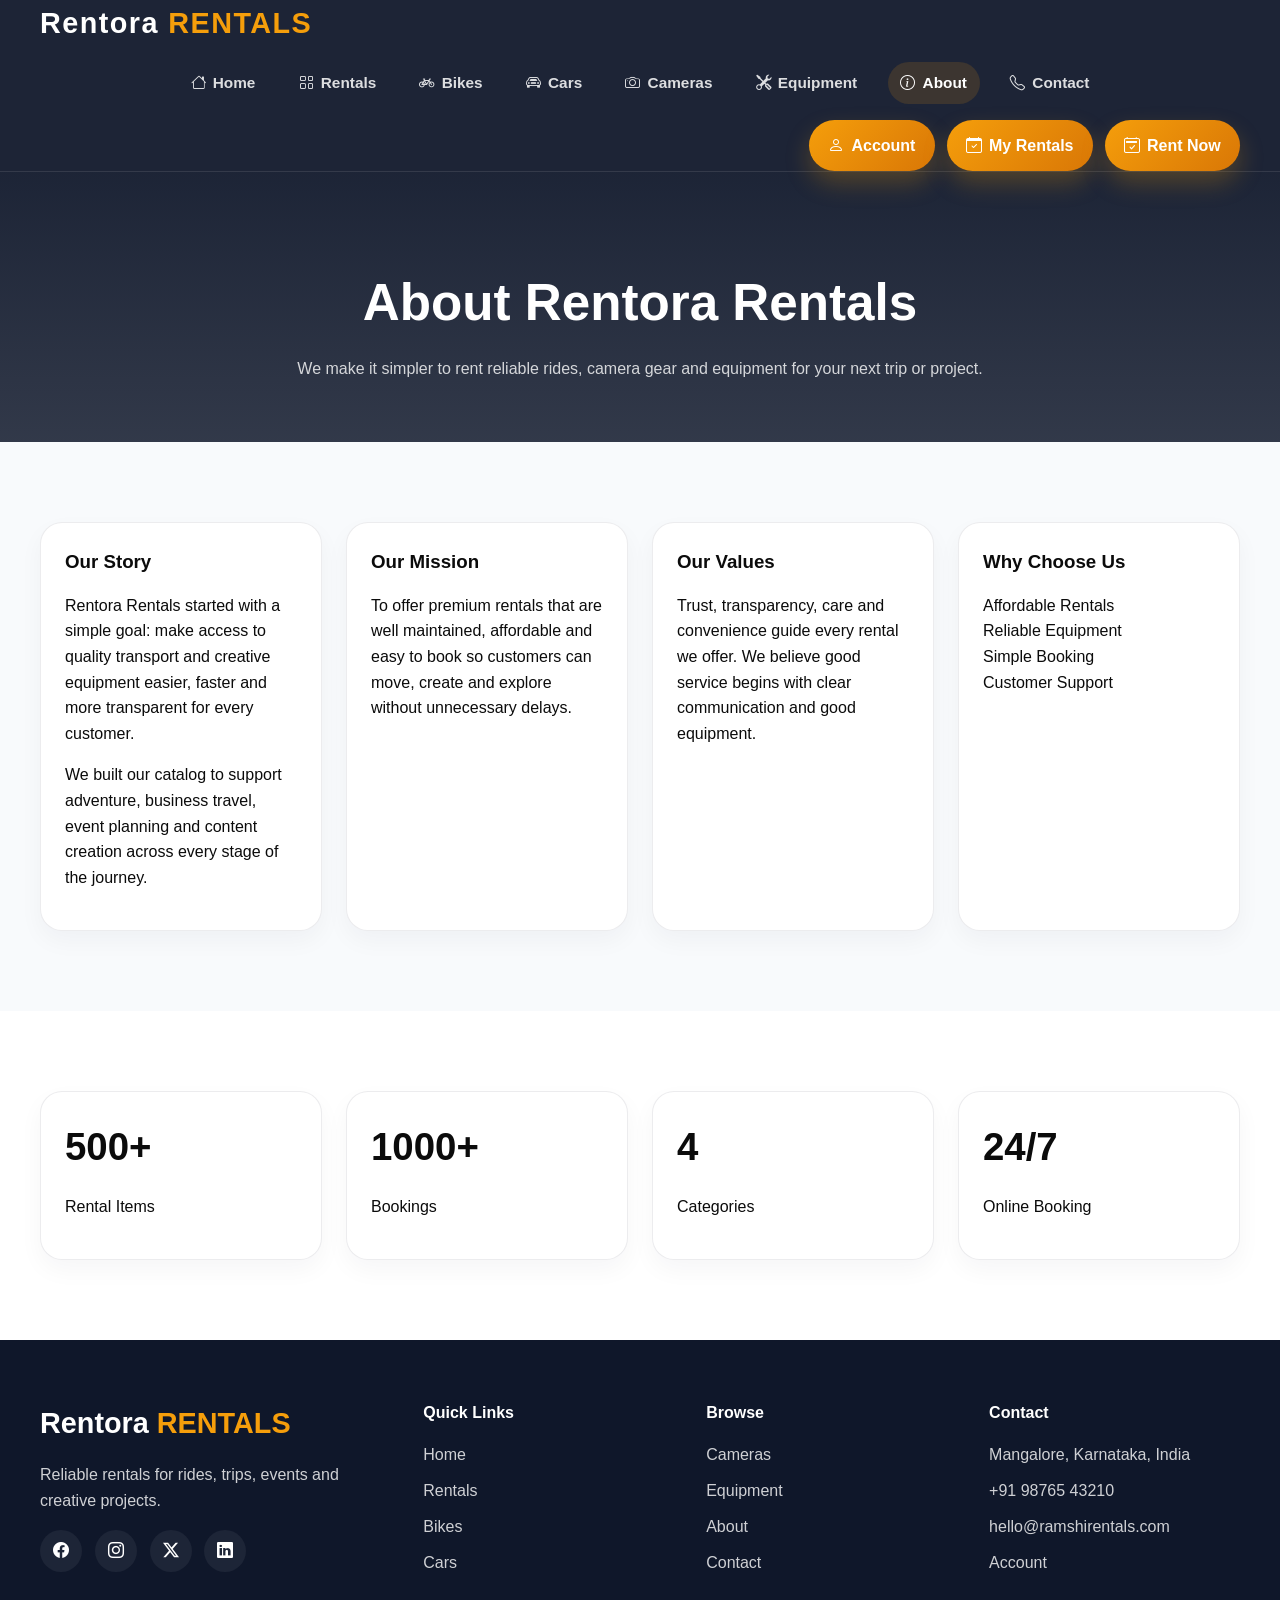
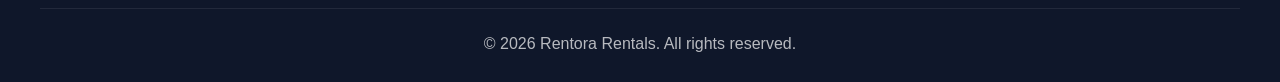
<file: about.html>
<!DOCTYPE html>
<html lang="en">
  <head>
    <meta charset="UTF-8" />
    <meta name="viewport" content="width=device-width, initial-scale=1.0" />
    <title>About | Rentora Rentals</title>
    <link rel="stylesheet" href="https://cdn.jsdelivr.net/npm/bootstrap-icons@1.11.3/font/bootstrap-icons.min.css" />
    <link rel="stylesheet" href="css/style.css" />
    <script src="js/script.js" defer></script>
  </head>
  <body>
    <header class="site-header">
      <div class="container navbar">
        <a href="index.html" class="brand">Rentora <span>RENTALS</span></a>
        <button class="nav-toggle" type="button" aria-label="Open menu"><i class="bi bi-list"></i></button>
        <nav class="nav-links" aria-label="Main navigation">
          <a href="index.html"><i class="bi bi-house"></i>Home</a>
          <a href="rentals.html"><i class="bi bi-grid"></i>Rentals</a>
          <a href="bikes.html"><i class="bi bi-bicycle"></i>Bikes</a>
          <a href="cars.html"><i class="bi bi-car-front"></i>Cars</a>
          <a href="cameras.html"><i class="bi bi-camera"></i>Cameras</a>
          <a href="equipment.html"><i class="bi bi-tools"></i>Equipment</a>
          <a href="about.html" class="active"><i class="bi bi-info-circle"></i>About</a>
          <a href="contact.html"><i class="bi bi-telephone"></i>Contact</a>
        </nav>
        <div class="header-actions">
          <a href="account.html"><i class="bi bi-person"></i>Account</a>
          <a href="account.html"><i class="bi bi-calendar-check"></i>My Rentals</a>
          <a href="booking.html" class="primary-btn"><i class="bi bi-calendar2-check"></i>Rent Now</a>
        </div>
      </div>
    </header>

    <main>
      <section class="page-hero">
        <div class="container page-hero-inner">
          <h1>About Rentora Rentals</h1>
          <p>We make it simpler to rent reliable rides, camera gear and equipment for your next trip or project.</p>
        </div>
      </section>

      <section class="section">
        <div class="container about-grid">
          <div class="info-card">
            <h3>Our Story</h3>
            <p>Rentora Rentals started with a simple goal: make access to quality transport and creative equipment easier, faster and more transparent for every customer.</p>
            <p>We built our catalog to support adventure, business travel, event planning and content creation across every stage of the journey.</p>
          </div>
          <div class="info-card">
            <h3>Our Mission</h3>
            <p>To offer premium rentals that are well maintained, affordable and easy to book so customers can move, create and explore without unnecessary delays.</p>
          </div>
          <div class="info-card">
            <h3>Our Values</h3>
            <p>Trust, transparency, care and convenience guide every rental we offer. We believe good service begins with clear communication and good equipment.</p>
          </div>
          <div class="info-card">
            <h3>Why Choose Us</h3>
            <p>Affordable Rentals<br />Reliable Equipment<br />Simple Booking<br />Customer Support</p>
          </div>
        </div>
      </section>

      <section class="section" style="background: #fff;">
        <div class="container">
          <div class="stats-grid">
            <div class="feature-card">
              <strong style="font-size: 2.4rem; display: block;">500+</strong>
              <p>Rental Items</p>
            </div>
            <div class="feature-card">
              <strong style="font-size: 2.4rem; display: block;">1000+</strong>
              <p>Bookings</p>
            </div>
            <div class="feature-card">
              <strong style="font-size: 2.4rem; display: block;">4</strong>
              <p>Categories</p>
            </div>
            <div class="feature-card">
              <strong style="font-size: 2.4rem; display: block;">24/7</strong>
              <p>Online Booking</p>
            </div>
          </div>
        </div>
      </section>
    </main>

    <footer class="footer"><div class="container"><div class="footer-grid"><div><div class="footer-brand">Rentora <span>RENTALS</span></div><p>Reliable rentals for rides, trips, events and creative projects.</p><div class="social-links"><a href="#"><i class="bi bi-facebook"></i></a><a href="#"><i class="bi bi-instagram"></i></a><a href="#"><i class="bi bi-twitter-x"></i></a><a href="#"><i class="bi bi-linkedin"></i></a></div></div><div><h4>Quick Links</h4><ul><li><a href="index.html">Home</a></li><li><a href="rentals.html">Rentals</a></li><li><a href="bikes.html">Bikes</a></li><li><a href="cars.html">Cars</a></li></ul></div><div><h4>Browse</h4><ul><li><a href="cameras.html">Cameras</a></li><li><a href="equipment.html">Equipment</a></li><li><a href="about.html">About</a></li><li><a href="contact.html">Contact</a></li></ul></div><div><h4>Contact</h4><ul><li>Mangalore, Karnataka, India</li><li>+91 98765 43210</li><li>hello@ramshirentals.com</li><li><a href="account.html">Account</a></li></ul></div></div><div class="footer-bottom">© 2026 Rentora Rentals. All rights reserved.</div></div></footer>
  </body>
</html>
</file>
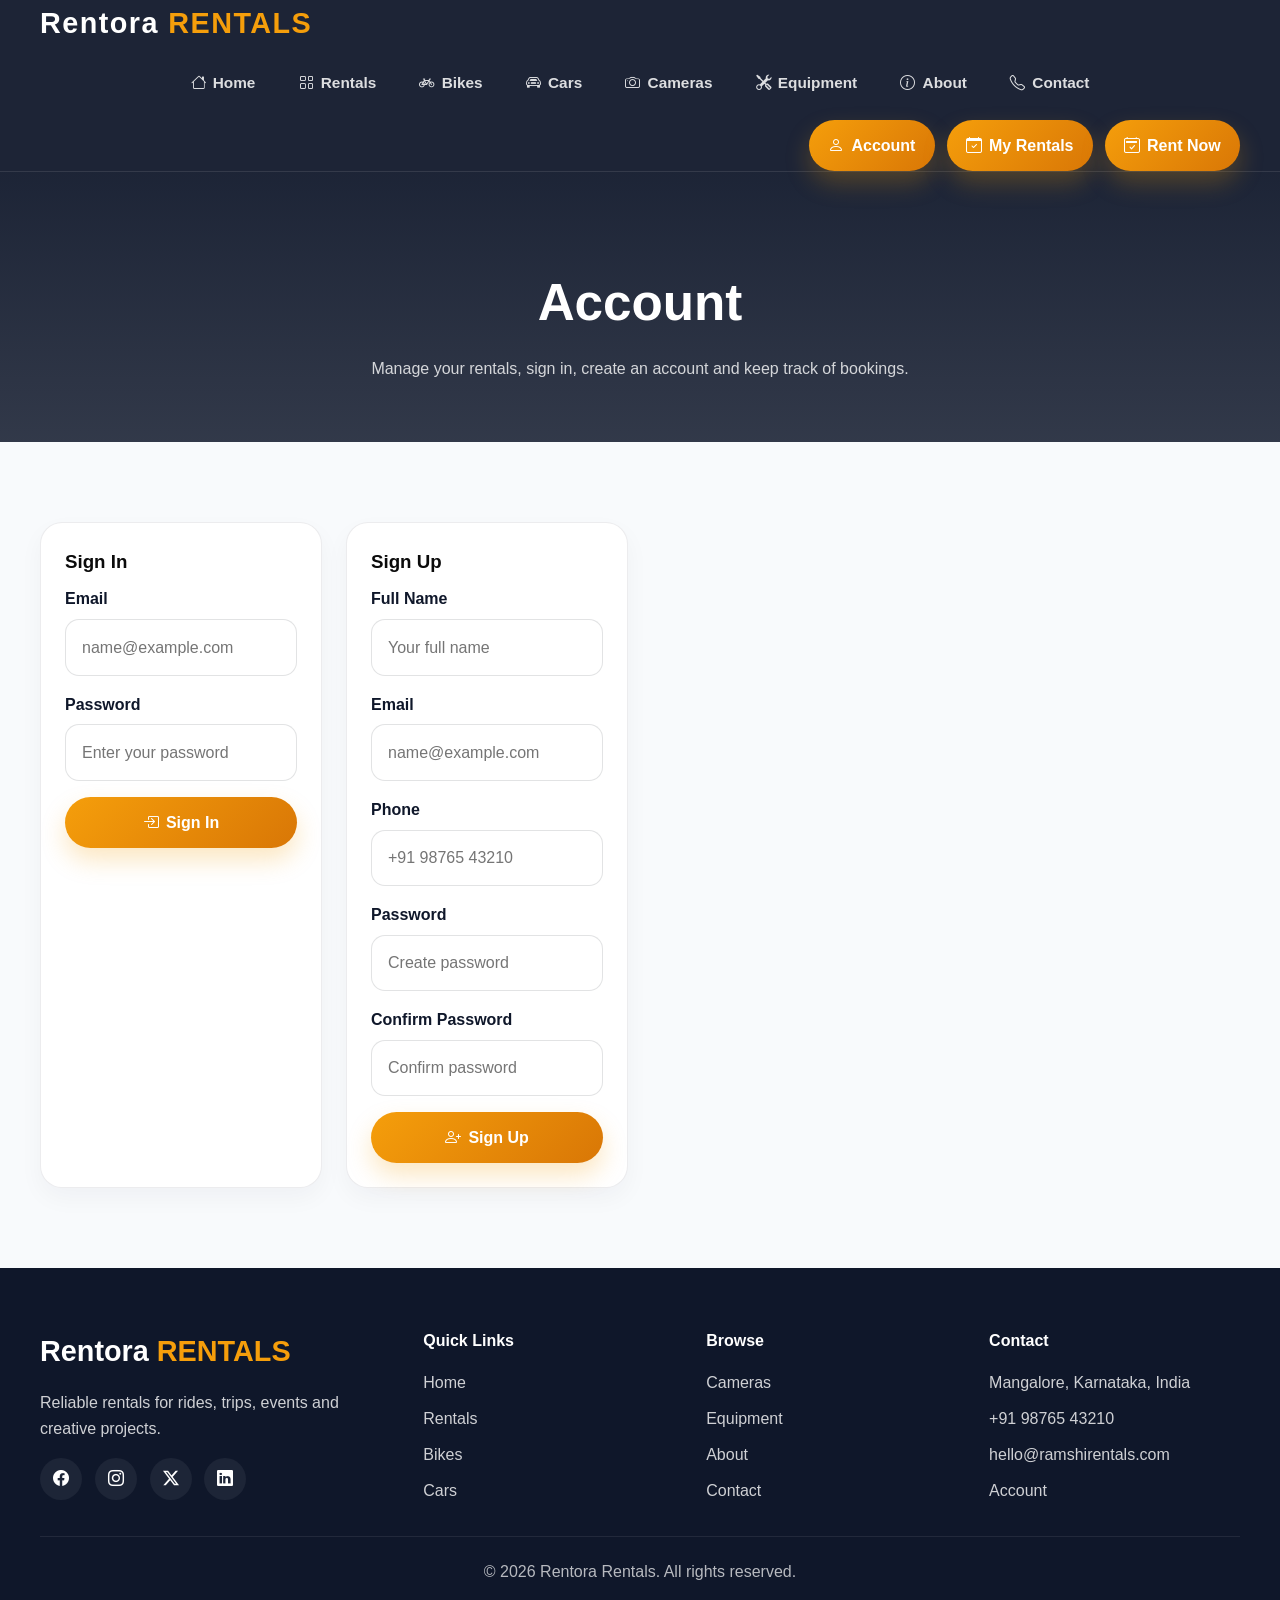
<file: account.html>
<!DOCTYPE html>
<html lang="en">
  <head>
    <meta charset="UTF-8" />
    <meta name="viewport" content="width=device-width, initial-scale=1.0" />
    <title>Account | Rentora Rentals</title>
    <link rel="stylesheet" href="https://cdn.jsdelivr.net/npm/bootstrap-icons@1.11.3/font/bootstrap-icons.min.css" />
    <link rel="stylesheet" href="css/style.css" />
    <script src="js/script.js" defer></script>
  </head>
  <body data-page="account">
    <header class="site-header">
      <div class="container navbar">
        <a href="index.html" class="brand">Rentora <span>RENTALS</span></a>
        <button class="nav-toggle" type="button" aria-label="Open menu"><i class="bi bi-list"></i></button>
        <nav class="nav-links" aria-label="Main navigation">
          <a href="index.html"><i class="bi bi-house"></i>Home</a>
          <a href="rentals.html"><i class="bi bi-grid"></i>Rentals</a>
          <a href="bikes.html"><i class="bi bi-bicycle"></i>Bikes</a>
          <a href="cars.html"><i class="bi bi-car-front"></i>Cars</a>
          <a href="cameras.html"><i class="bi bi-camera"></i>Cameras</a>
          <a href="equipment.html"><i class="bi bi-tools"></i>Equipment</a>
          <a href="about.html"><i class="bi bi-info-circle"></i>About</a>
          <a href="contact.html"><i class="bi bi-telephone"></i>Contact</a>
        </nav>
        <div class="header-actions">
          <a href="account.html"><i class="bi bi-person"></i>Account</a>
          <a href="account.html"><i class="bi bi-calendar-check"></i>My Rentals</a>
          <a href="booking.html" class="primary-btn"><i class="bi bi-calendar2-check"></i>Rent Now</a>
        </div>
      </div>
    </header>

    <main>
      <section class="page-hero">
        <div class="container page-hero-inner">
          <h1>Account</h1>
          <p>Manage your rentals, sign in, create an account and keep track of bookings.</p>
        </div>
      </section>

      <section class="section">
        <div class="container">
          <div class="account-grid">
            <div class="account-card">
              <h3>Sign In</h3>
              <form id="sign-in-form" class="auth-form">
                <div class="auth-form-group">
                  <label for="signin-email">Email</label>
                  <input id="signin-email" type="email" placeholder="name@example.com" />
                </div>
                <div class="auth-form-group">
                  <label for="signin-password">Password</label>
                  <input id="signin-password" type="password" placeholder="Enter your password" />
                </div>
                <button type="submit" class="submit-btn"><i class="bi bi-box-arrow-in-right"></i>Sign In</button>
              </form>
            </div>

            <div class="account-card">
              <h3>Sign Up</h3>
              <form id="sign-up-form" class="auth-form">
                <div class="auth-form-group">
                  <label for="signup-name">Full Name</label>
                  <input id="signup-name" type="text" placeholder="Your full name" />
                </div>
                <div class="auth-form-group">
                  <label for="signup-email">Email</label>
                  <input id="signup-email" type="email" placeholder="name@example.com" />
                </div>
                <div class="auth-form-group">
                  <label for="signup-phone">Phone</label>
                  <input id="signup-phone" type="tel" placeholder="+91 98765 43210" />
                </div>
                <div class="auth-form-group">
                  <label for="signup-password">Password</label>
                  <input id="signup-password" type="password" placeholder="Create password" />
                </div>
                <div class="auth-form-group">
                  <label for="signup-confirm">Confirm Password</label>
                  <input id="signup-confirm" type="password" placeholder="Confirm password" />
                </div>
                <button type="submit" class="submit-btn"><i class="bi bi-person-plus"></i>Sign Up</button>
              </form>
            </div>
          </div>

          <div id="account-message" class="account-message hidden"></div>

          <div id="user-panel" class="account-card hidden" style="margin-top: 2rem;">
            <h3 id="welcome-message">Welcome back</h3>
            <div class="account-actions" id="account-actions">
              <a href="account.html" class="primary-btn"><i class="bi bi-calendar-check"></i>My Rentals</a>
              <a href="booking.html" class="secondary-btn"><i class="bi bi-calendar2-check"></i>Book Now</a>
              <button type="button" id="sign-out" class="ghost-btn"><i class="bi bi-box-arrow-left"></i>Sign Out</button>
            </div>
          </div>

          <div id="account-section" class="account-card hidden" style="margin-top: 2rem;">
            <h3>My Rentals</h3>
            <div id="cart-items" class="cart-items"></div>
            <div id="cart-empty" class="empty-cart">
              <p>No rentals selected yet.</p>
              <a href="rentals.html" class="primary-btn"><i class="bi bi-grid"></i>Browse Rentals</a>
            </div>
            <div class="account-actions">
              <a href="rentals.html" class="secondary-btn"><i class="bi bi-grid"></i>Continue Browsing</a>
              <button type="button" id="clear-cart" class="ghost-btn"><i class="bi bi-trash"></i>Clear Rentals</button>
              <a href="booking.html" class="primary-btn"><i class="bi bi-check2-circle"></i>Proceed to Booking</a>
            </div>
          </div>
        </div>
      </section>
    </main>

    <footer class="footer"><div class="container"><div class="footer-grid"><div><div class="footer-brand">Rentora <span>RENTALS</span></div><p>Reliable rentals for rides, trips, events and creative projects.</p><div class="social-links"><a href="#"><i class="bi bi-facebook"></i></a><a href="#"><i class="bi bi-instagram"></i></a><a href="#"><i class="bi bi-twitter-x"></i></a><a href="#"><i class="bi bi-linkedin"></i></a></div></div><div><h4>Quick Links</h4><ul><li><a href="index.html">Home</a></li><li><a href="rentals.html">Rentals</a></li><li><a href="bikes.html">Bikes</a></li><li><a href="cars.html">Cars</a></li></ul></div><div><h4>Browse</h4><ul><li><a href="cameras.html">Cameras</a></li><li><a href="equipment.html">Equipment</a></li><li><a href="about.html">About</a></li><li><a href="contact.html">Contact</a></li></ul></div><div><h4>Contact</h4><ul><li>Mangalore, Karnataka, India</li><li>+91 98765 43210</li><li>hello@ramshirentals.com</li><li><a href="account.html">Account</a></li></ul></div></div><div class="footer-bottom">© 2026 Rentora Rentals. All rights reserved.</div></div></footer>
  </body>
</html>
</file>
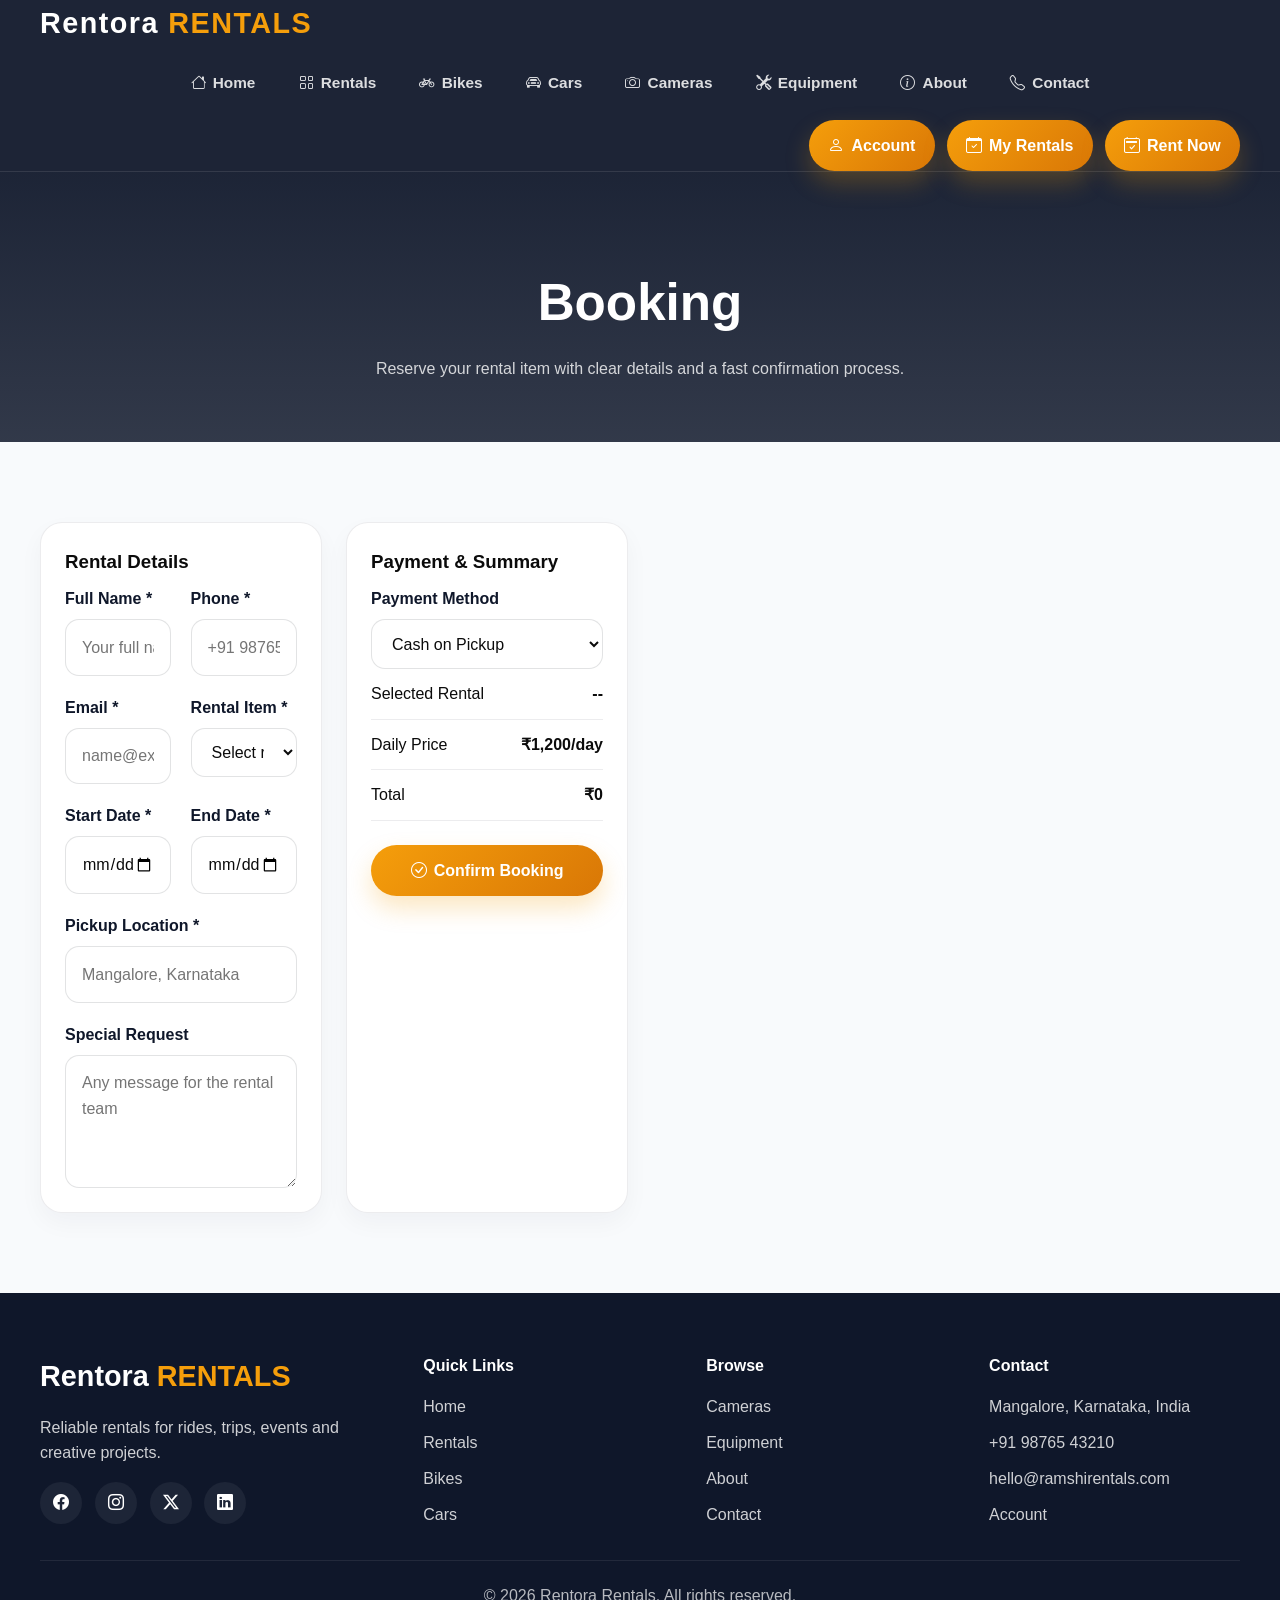
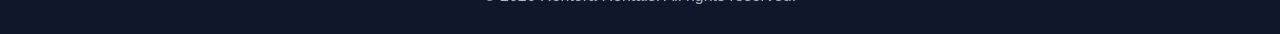
<file: booking.html>
<!DOCTYPE html>
<html lang="en">
  <head>
    <meta charset="UTF-8" />
    <meta name="viewport" content="width=device-width, initial-scale=1.0" />
    <title>Book Rental | Rentora Rentals</title>
    <link rel="stylesheet" href="https://cdn.jsdelivr.net/npm/bootstrap-icons@1.11.3/font/bootstrap-icons.min.css" />
    <link rel="stylesheet" href="css/style.css" />
    <script src="js/script.js" defer></script>
  </head>
  <body data-page="booking">
    <header class="site-header">
      <div class="container navbar">
        <a href="index.html" class="brand">Rentora <span>RENTALS</span></a>
        <button class="nav-toggle" type="button" aria-label="Open menu"><i class="bi bi-list"></i></button>
        <nav class="nav-links" aria-label="Main navigation">
          <a href="index.html"><i class="bi bi-house"></i>Home</a>
          <a href="rentals.html"><i class="bi bi-grid"></i>Rentals</a>
          <a href="bikes.html"><i class="bi bi-bicycle"></i>Bikes</a>
          <a href="cars.html"><i class="bi bi-car-front"></i>Cars</a>
          <a href="cameras.html"><i class="bi bi-camera"></i>Cameras</a>
          <a href="equipment.html"><i class="bi bi-tools"></i>Equipment</a>
          <a href="about.html"><i class="bi bi-info-circle"></i>About</a>
          <a href="contact.html"><i class="bi bi-telephone"></i>Contact</a>
        </nav>
        <div class="header-actions">
          <a href="account.html"><i class="bi bi-person"></i>Account</a>
          <a href="account.html"><i class="bi bi-calendar-check"></i>My Rentals</a>
          <a href="booking.html" class="primary-btn"><i class="bi bi-calendar2-check"></i>Rent Now</a>
        </div>
      </div>
    </header>

    <main>
      <section class="page-hero">
        <div class="container page-hero-inner">
          <h1>Booking</h1>
          <p>Reserve your rental item with clear details and a fast confirmation process.</p>
        </div>
      </section>

      <section class="section">
        <div class="container">
          <form id="booking-form" class="booking-form">
            <div class="booking-grid">
              <div class="booking-card">
                <h3>Rental Details</h3>
                <div class="booking-form-grid">
                  <div class="booking-form-group">
                    <label for="full-name">Full Name *</label>
                    <input id="full-name" type="text" placeholder="Your full name" />
                    <span id="full-name-error" class="validation-message"></span>
                  </div>
                  <div class="booking-form-group">
                    <label for="phone">Phone *</label>
                    <input id="phone" type="tel" placeholder="+91 98765 43210" />
                    <span id="phone-error" class="validation-message"></span>
                  </div>
                  <div class="booking-form-group">
                    <label for="email">Email *</label>
                    <input id="email" type="email" placeholder="name@example.com" />
                    <span id="email-error" class="validation-message"></span>
                  </div>
                  <div class="booking-form-group">
                    <label for="rental-item">Rental Item *</label>
                    <select id="rental-item">
                      <option value="">Select rental</option>
                      <option value="Royal Enfield Classic 350">Royal Enfield Classic 350</option>
                      <option value="Maruti Swift">Maruti Swift</option>
                      <option value="Canon EOS 1500D">Canon EOS 1500D</option>
                      <option value="DJI Mini Drone">DJI Mini Drone</option>
                      <option value="Honda Activa 6G">Honda Activa 6G</option>
                      <option value="Hyundai Creta">Hyundai Creta</option>
                      <option value="Sony Alpha A6400">Sony Alpha A6400</option>
                      <option value="Projector">Projector</option>
                    </select>
                    <span id="rental-item-error" class="validation-message"></span>
                  </div>
                  <div class="booking-form-group">
                    <label for="start-date">Start Date *</label>
                    <input id="start-date" type="date" />
                    <span id="start-date-error" class="validation-message"></span>
                  </div>
                  <div class="booking-form-group">
                    <label for="end-date">End Date *</label>
                    <input id="end-date" type="date" />
                    <span id="end-date-error" class="validation-message"></span>
                  </div>
                  <div class="booking-form-group" style="grid-column: 1 / -1;">
                    <label for="pickup-location">Pickup Location *</label>
                    <input id="pickup-location" type="text" placeholder="Mangalore, Karnataka" />
                    <span id="pickup-location-error" class="validation-message"></span>
                  </div>
                  <div class="booking-form-group" style="grid-column: 1 / -1;">
                    <label for="special-request">Special Request</label>
                    <textarea id="special-request" rows="4" placeholder="Any message for the rental team"></textarea>
                  </div>
                </div>
              </div>

              <div class="booking-card">
                <h3>Payment & Summary</h3>
                <div class="booking-form-group">
                  <label for="payment-method">Payment Method</label>
                  <select id="payment-method">
                    <option value="Cash on Pickup">Cash on Pickup</option>
                    <option value="UPI">UPI</option>
                    <option value="Card">Card</option>
                  </select>
                </div>

                <div class="success-row">
                  <span>Selected Rental</span>
                  <strong id="booking-rental-name">--</strong>
                </div>
                <div class="success-row">
                  <span>Daily Price</span>
                  <strong>₹1,200/day</strong>
                </div>
                <div class="success-row">
                  <span>Total</span>
                  <strong id="booking-total">₹0</strong>
                </div>

                <button type="submit" class="submit-btn" style="margin-top: 1.5rem; width: 100%;"><i class="bi bi-check-circle"></i>Confirm Booking</button>
              </div>
            </div>
          </form>

          <div id="booking-success" class="success-card">
            <h3>BOOKING CONFIRMED</h3>
            <div class="success-row"><span>Booking ID:</span><strong id="success-booking-id">--</strong></div>
            <div class="success-row"><span>Rental:</span><strong id="success-rental-name">--</strong></div>
            <div class="success-row"><span>Customer:</span><strong id="success-customer-name">--</strong></div>
            <div class="success-row"><span>Rental Period:</span><strong id="success-date-range">--</strong></div>
            <div class="success-row"><span>Total:</span><strong id="success-total">₹0</strong></div>
            <div class="success-row"><span>Status:</span><strong>Confirmed</strong></div>
          </div>
        </div>
      </section>
    </main>

    <footer class="footer"><div class="container"><div class="footer-grid"><div><div class="footer-brand">Rentora <span>RENTALS</span></div><p>Reliable rentals for rides, trips, events and creative projects.</p><div class="social-links"><a href="#"><i class="bi bi-facebook"></i></a><a href="#"><i class="bi bi-instagram"></i></a><a href="#"><i class="bi bi-twitter-x"></i></a><a href="#"><i class="bi bi-linkedin"></i></a></div></div><div><h4>Quick Links</h4><ul><li><a href="index.html">Home</a></li><li><a href="rentals.html">Rentals</a></li><li><a href="bikes.html">Bikes</a></li><li><a href="cars.html">Cars</a></li></ul></div><div><h4>Browse</h4><ul><li><a href="cameras.html">Cameras</a></li><li><a href="equipment.html">Equipment</a></li><li><a href="about.html">About</a></li><li><a href="contact.html">Contact</a></li></ul></div><div><h4>Contact</h4><ul><li>Mangalore, Karnataka, India</li><li>+91 98765 43210</li><li>hello@ramshirentals.com</li><li><a href="account.html">Account</a></li></ul></div></div><div class="footer-bottom">© 2026 Rentora Rentals. All rights reserved.</div></div></footer>
  </body>
</html>
</file>
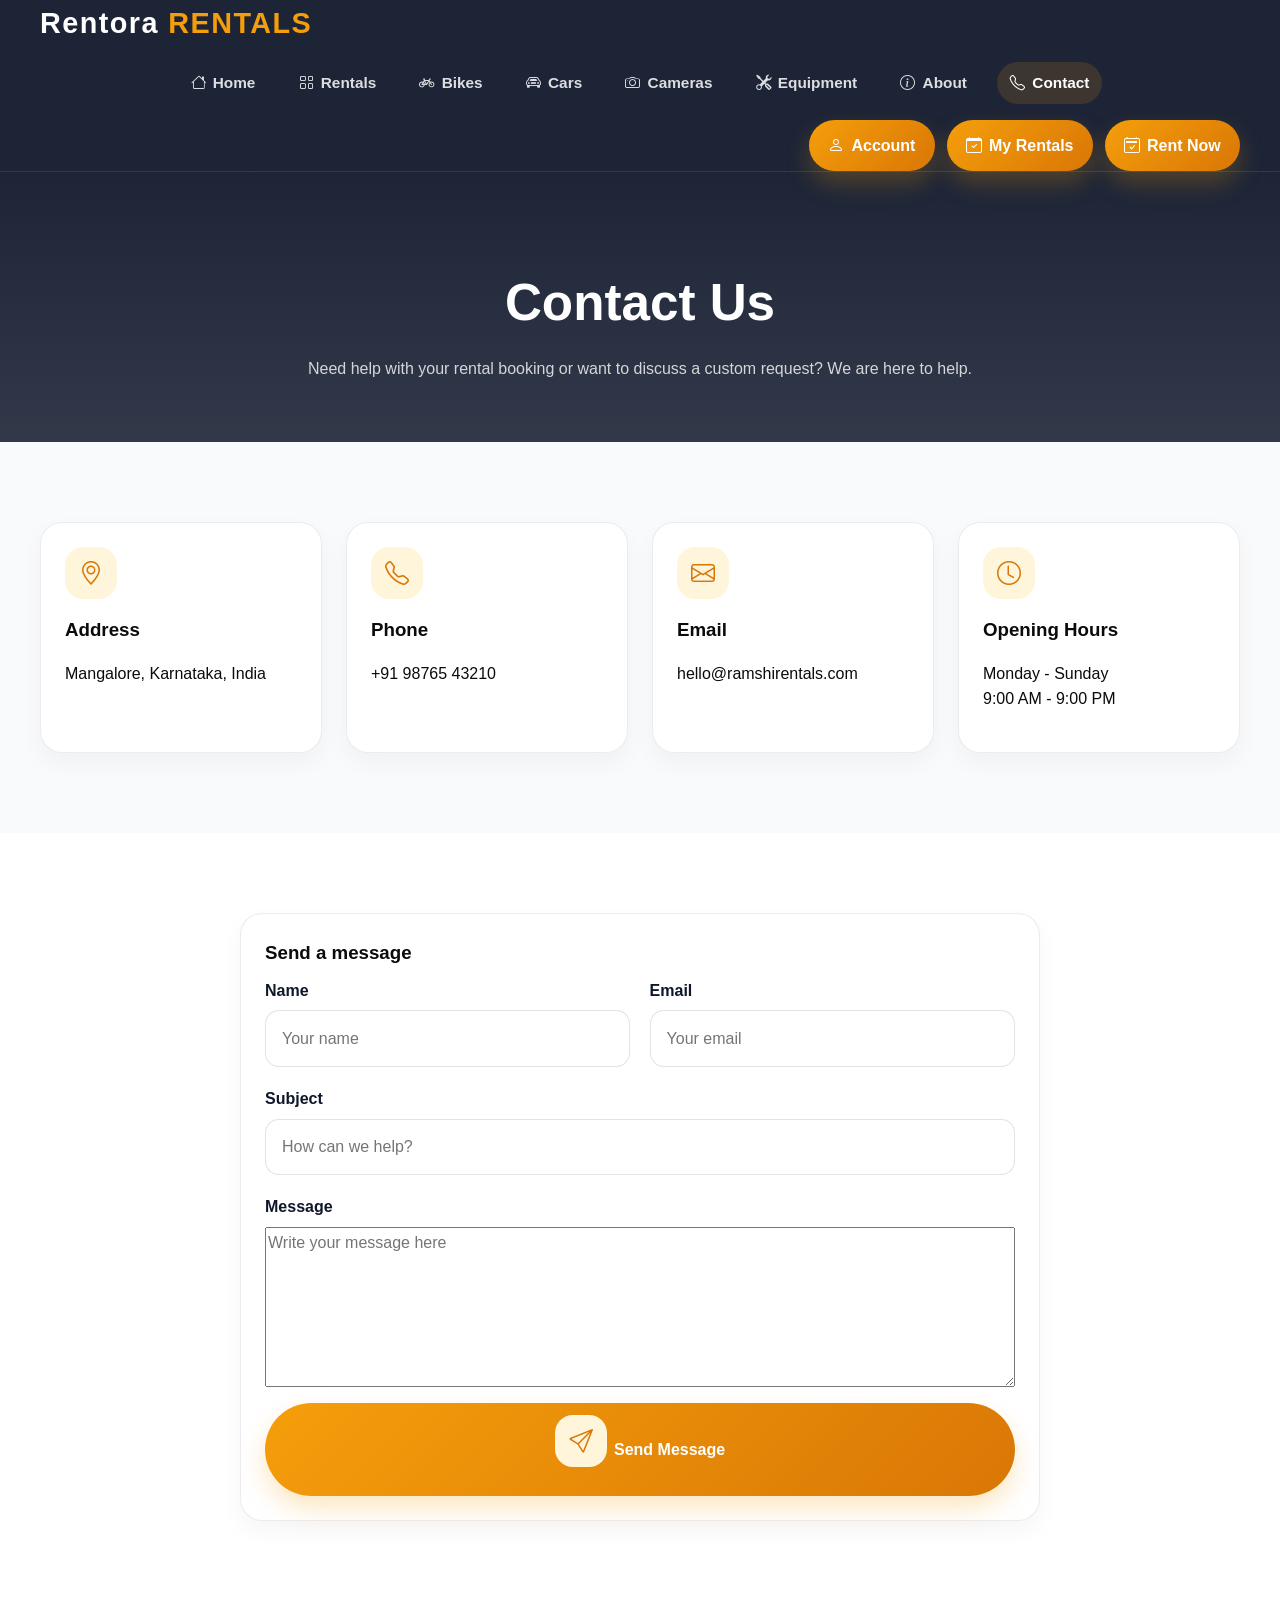
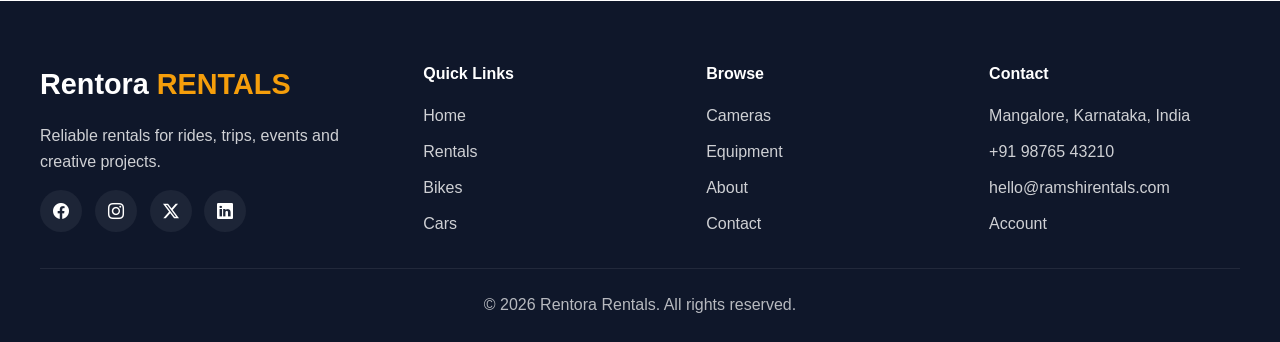
<file: contact.html>
<!DOCTYPE html>
<html lang="en">
  <head>
    <meta charset="UTF-8" />
    <meta name="viewport" content="width=device-width, initial-scale=1.0" />
    <title>Contact | Rentora Rentals</title>
    <link rel="stylesheet" href="https://cdn.jsdelivr.net/npm/bootstrap-icons@1.11.3/font/bootstrap-icons.min.css" />
    <link rel="stylesheet" href="css/style.css" />
    <script src="js/script.js" defer></script>
  </head>
  <body data-page="contact">
    <header class="site-header">
      <div class="container navbar">
        <a href="index.html" class="brand">Rentora <span>RENTALS</span></a>
        <button class="nav-toggle" type="button" aria-label="Open menu"><i class="bi bi-list"></i></button>
        <nav class="nav-links" aria-label="Main navigation">
          <a href="index.html"><i class="bi bi-house"></i>Home</a>
          <a href="rentals.html"><i class="bi bi-grid"></i>Rentals</a>
          <a href="bikes.html"><i class="bi bi-bicycle"></i>Bikes</a>
          <a href="cars.html"><i class="bi bi-car-front"></i>Cars</a>
          <a href="cameras.html"><i class="bi bi-camera"></i>Cameras</a>
          <a href="equipment.html"><i class="bi bi-tools"></i>Equipment</a>
          <a href="about.html"><i class="bi bi-info-circle"></i>About</a>
          <a href="contact.html" class="active"><i class="bi bi-telephone"></i>Contact</a>
        </nav>
        <div class="header-actions">
          <a href="account.html"><i class="bi bi-person"></i>Account</a>
          <a href="account.html"><i class="bi bi-calendar-check"></i>My Rentals</a>
          <a href="booking.html" class="primary-btn"><i class="bi bi-calendar2-check"></i>Rent Now</a>
        </div>
      </div>
    </header>

    <main>
      <section class="page-hero">
        <div class="container page-hero-inner">
          <h1>Contact Us</h1>
          <p>Need help with your rental booking or want to discuss a custom request? We are here to help.</p>
        </div>
      </section>

      <section class="section">
        <div class="container contact-grid">
          <div class="contact-card">
            <i class="bi bi-geo-alt"></i>
            <h3>Address</h3>
            <p>Mangalore, Karnataka, India</p>
          </div>
          <div class="contact-card">
            <i class="bi bi-telephone"></i>
            <h3>Phone</h3>
            <p>+91 98765 43210</p>
          </div>
          <div class="contact-card">
            <i class="bi bi-envelope"></i>
            <h3>Email</h3>
            <p>hello@ramshirentals.com</p>
          </div>
          <div class="contact-card">
            <i class="bi bi-clock"></i>
            <h3>Opening Hours</h3>
            <p>Monday - Sunday<br />9:00 AM - 9:00 PM</p>
          </div>
        </div>
      </section>

      <section class="section" style="background: #fff;">
        <div class="container" style="max-width: 800px;">
          <div class="contact-card">
            <h3>Send a message</h3>
            <form id="contact-form" class="auth-form">
              <div class="contact-form-grid">
                <div class="contact-form-group">
                  <label for="contact-name">Name</label>
                  <input id="contact-name" type="text" placeholder="Your name" />
                </div>
                <div class="contact-form-group">
                  <label for="contact-email">Email</label>
                  <input id="contact-email" type="email" placeholder="Your email" />
                </div>
                <div class="contact-form-group" style="grid-column: 1 / -1;">
                  <label for="contact-subject">Subject</label>
                  <input id="contact-subject" type="text" placeholder="How can we help?" />
                </div>
                <div class="contact-form-group" style="grid-column: 1 / -1;">
                  <label for="contact-message-text">Message</label>
                  <textarea id="contact-message-text" rows="6" placeholder="Write your message here"></textarea>
                </div>
              </div>
              <button type="submit" class="submit-btn"><i class="bi bi-send"></i>Send Message</button>
            </form>
            <div id="contact-message" class="contact-message"></div>
          </div>
        </div>
      </section>
    </main>

    <footer class="footer"><div class="container"><div class="footer-grid"><div><div class="footer-brand">Rentora <span>RENTALS</span></div><p>Reliable rentals for rides, trips, events and creative projects.</p><div class="social-links"><a href="#"><i class="bi bi-facebook"></i></a><a href="#"><i class="bi bi-instagram"></i></a><a href="#"><i class="bi bi-twitter-x"></i></a><a href="#"><i class="bi bi-linkedin"></i></a></div></div><div><h4>Quick Links</h4><ul><li><a href="index.html">Home</a></li><li><a href="rentals.html">Rentals</a></li><li><a href="bikes.html">Bikes</a></li><li><a href="cars.html">Cars</a></li></ul></div><div><h4>Browse</h4><ul><li><a href="cameras.html">Cameras</a></li><li><a href="equipment.html">Equipment</a></li><li><a href="about.html">About</a></li><li><a href="contact.html">Contact</a></li></ul></div><div><h4>Contact</h4><ul><li>Mangalore, Karnataka, India</li><li>+91 98765 43210</li><li>hello@ramshirentals.com</li><li><a href="account.html">Account</a></li></ul></div></div><div class="footer-bottom">© 2026 Rentora Rentals. All rights reserved.</div></div></footer>
  </body>
</html>
</file>
<file: css/style.css>
:root {
  --primary: #f59e0b;
  --primary-dark: #d97706;
  --secondary: #111827;
  --charcoal: #1f2937;
  --dark: #0f172a;
  --black: #0b0b0b;
  --white: #ffffff;
  --soft: #f8fafc;
  --gray: #e5e7eb;
  --gray-2: #d1d5db;
  --text: #374151;
  --muted: #6b7280;
  --success: #16a34a;
  --danger: #dc2626;
  --shadow: 0 18px 40px rgba(15, 23, 42, 0.12);
  --radius: 20px;
}

* {
  box-sizing: border-box;
}

html {
  scroll-behavior: smooth;
}

body {
  margin: 0;
  font-family: "Segoe UI", Tahoma, Geneva, Verdana, sans-serif;
  background: var(--soft);
  color: var(--black);
  line-height: 1.6;
}

a {
  text-decoration: none;
  color: inherit;
}

img {
  display: block;
  max-width: 100%;
}

button,
input,
select,
textarea {
  font: inherit;
}

.container {
  width: min(1200px, calc(100% - 2rem));
  margin: 0 auto;
}

.section {
  padding: 80px 0;
}

.section-header {
  margin-bottom: 2rem;
  text-align: center;
}

.section-header h2 {
  margin: 0 0 0.6rem;
  font-size: clamp(2rem, 4vw, 2.7rem);
  color: var(--dark);
}

.section-header p {
  margin: 0 auto;
  max-width: 700px;
  color: var(--muted);
}

.site-header {
  position: sticky;
  top: 0;
  z-index: 20;
  background: rgba(15, 23, 42, 0.94);
  backdrop-filter: blur(10px);
  border-bottom: 1px solid rgba(255, 255, 255, 0.1);
}

.navbar {
  display: flex;
  align-items: center;
  justify-content: space-between;
  min-height: 76px;
  gap: 1rem;
}

.brand {
  font-size: 1.8rem;
  font-weight: 800;
  letter-spacing: 0.05em;
  color: var(--white);
}

.brand span {
  color: var(--primary);
}

.nav-links {
  display: flex;
  align-items: center;
  gap: 1.1rem;
  list-style: none;
  margin: 0;
  padding: 0;
}

.nav-links a {
  display: inline-flex;
  align-items: center;
  gap: 0.45rem;
  color: rgba(255, 255, 255, 0.85);
  font-size: 0.96rem;
  font-weight: 600;
  padding: 0.55rem 0.8rem;
  border-radius: 999px;
  transition: 0.2s ease;
}

.nav-links a:hover,
.nav-links a.active {
  background: rgba(245, 158, 11, 0.14);
  color: var(--white);
}

.header-actions {
  display: flex;
  align-items: center;
  gap: 0.75rem;
}

.header-actions a,
.btn,
.rent-button,
.primary-btn,
.secondary-btn,
.submit-btn,
.action-btn,
.ghost-btn {
  display: inline-flex;
  align-items: center;
  justify-content: center;
  gap: 0.45rem;
  border-radius: 999px;
  border: none;
  cursor: pointer;
  font-weight: 700;
  transition: transform 0.2s ease, box-shadow 0.2s ease, background 0.2s ease;
}

.header-actions a,
.primary-btn,
.rent-button,
.submit-btn,
.action-btn {
  background: linear-gradient(135deg, var(--primary), var(--primary-dark));
  color: var(--white);
  box-shadow: 0 12px 24px rgba(245, 158, 11, 0.25);
}

.header-actions a,
.primary-btn,
.secondary-btn,
.ghost-btn,
.submit-btn,
.action-btn {
  padding: 0.8rem 1.2rem;
}

.secondary-btn,
.ghost-btn,
.filter-btn {
  background: transparent;
  border: 1px solid rgba(17, 24, 39, 0.12);
  color: var(--dark);
}

.header-actions a:hover,
.primary-btn:hover,
.secondary-btn:hover,
.rent-button:hover,
.submit-btn:hover,
.action-btn:hover,
.ghost-btn:hover,
.filter-btn:hover {
  transform: translateY(-1px);
}

.nav-toggle {
  display: none;
  background: transparent;
  border: none;
  color: var(--white);
  font-size: 1.8rem;
  cursor: pointer;
}

.hero {
  background: linear-gradient(135deg, rgba(15, 23, 42, 0.92), rgba(31, 41, 55, 0.9)),
    url('https://images.unsplash.com/photo-1503376780353-7e6692767b70?auto=format&fit=crop&w=1600&q=80') center/cover no-repeat;
  color: var(--white);
  padding: 90px 0 70px;
}

.hero-grid {
  display: grid;
  grid-template-columns: 1.2fr 0.8fr;
  align-items: center;
  gap: 2rem;
}

.eyebrow {
  display: inline-block;
  padding: 0.5rem 0.9rem;
  border-radius: 999px;
  background: rgba(245, 158, 11, 0.18);
  color: #fcd34d;
  font-weight: 700;
  letter-spacing: 0.04em;
  text-transform: uppercase;
  font-size: 0.75rem;
}

.hero h1 {
  margin: 1rem 0 1rem;
  font-size: clamp(2.6rem, 5vw, 4.2rem);
  line-height: 1.05;
  letter-spacing: -0.04em;
}

.hero p {
  margin-bottom: 1.8rem;
  max-width: 620px;
  color: rgba(255, 255, 255, 0.8);
  font-size: 1.07rem;
}

.hero-actions {
  display: flex;
  flex-wrap: wrap;
  gap: 1rem;
}

.hero-card {
  background: rgba(255, 255, 255, 0.08);
  border: 1px solid rgba(255, 255, 255, 0.12);
  border-radius: var(--radius);
  padding: 1.25rem;
  box-shadow: var(--shadow);
}

.hero-card img {
  width: 100%;
  height: 300px;
  object-fit: cover;
  border-radius: 16px;
}

.quick-stats {
  display: grid;
  grid-template-columns: repeat(3, minmax(0, 1fr));
  gap: 1rem;
  margin-top: 1.5rem;
}

.stat-box {
  background: rgba(255, 255, 255, 0.08);
  border: 1px solid rgba(255, 255, 255, 0.1);
  padding: 1rem;
  border-radius: 16px;
}

.stat-box strong {
  display: block;
  font-size: 1.6rem;
  margin-bottom: 0.2rem;
}

.rental-grid {
  display: grid;
  grid-template-columns: repeat(4, minmax(0, 1fr));
  column-gap: 1.5rem;
  row-gap: 1.8rem;
}

.rental-card {
  display: flex;
  flex-direction: column;
  background: var(--white);
  margin: 0.15rem 0;
  border: 1px solid rgba(17, 24, 39, 0.08);
  border-radius: 20px;
  overflow: hidden;
  box-shadow: 0 10px 25px rgba(17, 24, 39, 0.06);
  transition: transform 0.2s ease, box-shadow 0.2s ease;
}

.rental-card:hover {
  transform: translateY(-4px);
  box-shadow: 0 16px 35px rgba(17, 24, 39, 0.12);
}

.rental-image {
  position: relative;
  overflow: hidden;
  height: 220px;
}

.rental-image img {
  width: 100%;
  height: 100%;
  object-fit: cover;
}

.rental-info {
  padding: 1.1rem;
  display: flex;
  flex-direction: column;
  flex: 1;
}

.rental-category {
  display: inline-flex;
  align-self: flex-start;
  padding: 0.38rem 0.7rem;
  border-radius: 999px;
  background: #fff7e4;
  color: var(--primary-dark);
  font-size: 0.72rem;
  font-weight: 700;
  text-transform: uppercase;
  letter-spacing: 0.04em;
}

.rental-name {
  margin: 0.8rem 0 0.5rem;
  font-size: 1.35rem;
  color: var(--dark);
}

.rental-description {
  margin: 0 0 0.9rem;
  color: var(--text);
  font-size: 0.96rem;
}

.rental-specs {
  display: flex;
  flex-wrap: wrap;
  gap: 0.65rem;
  margin-bottom: 0.8rem;
}

.rental-specs span {
  display: inline-flex;
  align-items: center;
  gap: 0.35rem;
  background: var(--soft);
  border-radius: 999px;
  padding: 0.4rem 0.6rem;
  color: var(--muted);
  font-size: 0.78rem;
}

.availability {
  display: inline-flex;
  align-items: center;
  font-size: 0.8rem;
  font-weight: 700;
  margin-bottom: 0.9rem;
}

.availability::before {
  content: "";
  width: 10px;
  height: 10px;
  border-radius: 50%;
  display: inline-block;
  margin-right: 0.45rem;
  background: var(--success);
}

.availability.unavailable::before {
  background: var(--danger);
}

.rental-bottom {
  display: flex;
  align-items: center;
  justify-content: space-between;
  gap: 0.75rem;
  margin-top: auto;
}

.rental-price {
  color: var(--dark);
  font-size: 1.3rem;
}

.rent-button {
  border: none;
  padding: 0.7rem 1rem;
  font-size: 0.9rem;
}

.category-grid {
  display: grid;
  grid-template-columns: repeat(4, minmax(0, 1fr));
  gap: 1.5rem;
}

.category-item {
  background: var(--white);
  border: 1px solid rgba(17, 24, 39, 0.08);
  border-radius: var(--radius);
  overflow: hidden;
  box-shadow: 0 12px 26px rgba(15, 23, 42, 0.05);
}

.category-item img {
  width: 100%;
  height: 220px;
  object-fit: cover;
}

.category-content {
  padding: 1.2rem;
}

.category-content h3 {
  margin: 0 0 0.4rem;
  font-size: 1.5rem;
}

.category-content p {
  margin: 0 0 1rem;
  color: var(--muted);
}

.feature-grid,
.review-grid,
.offer-grid,
.steps-grid,
.stats-grid,
.contact-grid,
.about-grid,
.account-grid,
.booking-grid {
  display: grid;
  grid-template-columns: repeat(4, minmax(0, 1fr));
  gap: 1.5rem;
}

.feature-card,
.review-card,
.offer-card,
.step-card,
.info-card,
.contact-card,
.account-card,
.booking-card {
  background: var(--white);
  border-radius: 22px;
  padding: 1.5rem;
  border: 1px solid rgba(17, 24, 39, 0.08);
  box-shadow: 0 10px 25px rgba(17, 24, 39, 0.04);
}

.feature-card i,
.step-number,
.contact-card i {
  display: inline-flex;
  align-items: center;
  justify-content: center;
  width: 52px;
  height: 52px;
  border-radius: 18px;
  color: var(--primary-dark);
  background: #fff5db;
  font-size: 1.5rem;
  margin-bottom: 1rem;
}

.feature-card h3,
.review-card h3,
.offer-card h3,
.step-card h3,
.info-card h3,
.contact-card h3,
.account-card h3,
.booking-card h3 {
  margin: 0 0 0.6rem;
}

.steps-grid {
  grid-template-columns: repeat(4, minmax(0, 1fr));
}

.step-number {
  width: 48px;
  height: 48px;
  border-radius: 50%;
  background: var(--primary);
  color: var(--white);
  font-weight: 800;
}

.review-card {
  position: relative;
}

.review-stars {
  color: #fbbf24;
  margin-bottom: 0.8rem;
}

.offer-card {
  background: linear-gradient(180deg, rgba(255, 255, 255, 0.9), rgba(255, 247, 228, 0.9));
}

.offer-card .offer-tag {
  display: inline-block;
  margin-bottom: 0.8rem;
  padding: 0.35rem 0.8rem;
  border-radius: 999px;
  background: rgba(245, 158, 11, 0.14);
  color: var(--primary-dark);
  font-size: 0.76rem;
  font-weight: 700;
}

.cta {
  background: linear-gradient(135deg, #111827, #1f2937);
  color: var(--white);
  border-radius: 24px;
  padding: 2.5rem;
  display: flex;
  align-items: center;
  justify-content: space-between;
  gap: 1rem;
}

.cta h2 {
  margin: 0 0 0.5rem;
  color: var(--white);
  font-size: clamp(1.8rem, 3vw, 2.5rem);
}

.page-hero {
  background: linear-gradient(180deg, rgba(15, 23, 42, 0.94), rgba(15, 23, 42, 0.85)),
    url('https://images.unsplash.com/photo-1492144534655-ae79c964c9d7?auto=format&fit=crop&w=1400&q=80') center/cover no-repeat;
  color: var(--white);
  padding: 90px 0 60px;
}

.page-hero-inner {
  text-align: center;
  max-width: 780px;
  margin: 0 auto;
}

.page-hero-inner h1 {
  margin: 0 0 0.75rem;
  font-size: clamp(2.2rem, 4vw, 3.2rem);
}

.page-hero-inner p {
  margin: 0;
  color: rgba(255, 255, 255, 0.8);
}

.catalog-controls {
  display: flex;
  flex-wrap: wrap;
  gap: 1rem;
  justify-content: space-between;
  align-items: center;
  margin-bottom: 2rem;
}

.search-box {
  position: relative;
  flex: 1;
  min-width: 220px;
}

.search-box i {
  position: absolute;
  left: 0.9rem;
  top: 50%;
  transform: translateY(-50%);
  color: var(--muted);
}

.search-box input,
.filter-box select,
.form-field,
.booking-form input,
.booking-form select,
.booking-form textarea,
.contact-form input,
.contact-form textarea,
.contact-form select,
.auth-form input {
  width: 100%;
  border: 1px solid rgba(17, 24, 39, 0.12);
  border-radius: 14px;
  padding: 0.9rem 1rem;
  background: var(--white);
  color: var(--black);
  outline: none;
  transition: border-color 0.2s ease, box-shadow 0.2s ease;
}

.search-box input {
  padding-left: 2.8rem;
}

.search-box input:focus,
.filter-box select:focus,
.form-field:focus,
.contact-form input:focus,
.contact-form textarea:focus,
.contact-form select:focus,
.booking-form input:focus,
.booking-form select:focus,
.booking-form textarea:focus,
.auth-form input:focus {
  border-color: rgba(245, 158, 11, 0.7);
  box-shadow: 0 0 0 4px rgba(245, 158, 11, 0.08);
}

.filter-box {
  display: flex;
  gap: 0.8rem;
  flex-wrap: wrap;
}

.filter-box select {
  min-width: 180px;
}

.form-grid,
.auth-grid,
.booking-form-grid,
.contact-form-grid {
  display: grid;
  grid-template-columns: repeat(2, minmax(0, 1fr));
  gap: 1.2rem;
}

.form-group,
.auth-form-group,
.booking-form-group,
.contact-form-group {
  display: flex;
  flex-direction: column;
  gap: 0.45rem;
}

.form-group label,
.booking-form-group label,
.contact-form-group label,
.auth-form-group label {
  font-weight: 700;
  color: var(--dark);
}

.field-error {
  border-color: var(--danger) !important;
  box-shadow: 0 0 0 4px rgba(220, 38, 38, 0.08) !important;
}

.validation-message {
  color: var(--danger);
  font-size: 0.82rem;
  display: none;
}

.validation-message.visible {
  display: block;
}

.success-card {
  display: none;
  background: linear-gradient(180deg, #f0fdf4, #ecfdf5);
  border: 1px solid rgba(22, 163, 74, 0.18);
  border-radius: 22px;
  padding: 2rem;
  box-shadow: 0 18px 40px rgba(22, 163, 74, 0.1);
}

.success-card.visible {
  display: block;
}

.success-card h3 {
  margin: 0 0 1rem;
  color: #166534;
  font-size: 2rem;
}

.success-row {
  display: flex;
  justify-content: space-between;
  gap: 1rem;
  padding: 0.75rem 0;
  border-bottom: 1px solid rgba(17, 24, 39, 0.08);
}

.success-row strong {
  font-weight: 700;
}

.form-message,
.account-message,
.contact-message {
  margin-top: 1rem;
  padding: 0.8rem 1rem;
  border-radius: 12px;
  display: none;
  font-weight: 600;
}

.form-message.success,
.account-message.success,
.contact-message.success {
  display: block;
  background: rgba(22, 163, 74, 0.08);
  color: #166534;
}

.form-message.error,
.account-message.error,
.contact-message.error {
  display: block;
  background: rgba(220, 38, 38, 0.08);
  color: #991b1b;
}

.account-card,
.booking-card,
.contact-card {
  min-height: 100%;
}

.auth-form {
  display: flex;
  flex-direction: column;
  gap: 1rem;
}

.account-actions {
  display: flex;
  flex-wrap: wrap;
  gap: 0.8rem;
  margin-top: 1rem;
}

.hidden {
  display: none !important;
}

.cart-items {
  display: flex;
  flex-direction: column;
  gap: 1rem;
}

.cart-item {
  display: grid;
  grid-template-columns: 110px 1fr auto auto;
  gap: 1rem;
  align-items: center;
  background: var(--white);
  border: 1px solid rgba(17, 24, 39, 0.08);
  border-radius: 18px;
  padding: 0.9rem;
}

.cart-item img {
  width: 100%;
  height: 85px;
  object-fit: cover;
  border-radius: 12px;
}

.cart-item-details h4 {
  margin: 0 0 0.3rem;
  font-size: 1.1rem;
}

.cart-item-details p {
  margin: 0;
  color: var(--muted);
}

.cart-date {
  font-weight: 600;
  color: var(--dark);
}

.remove-item {
  border: none;
  background: rgba(220, 38, 38, 0.08);
  color: var(--danger);
  padding: 0.6rem 0.8rem;
  border-radius: 10px;
  cursor: pointer;
  font-weight: 700;
}

.empty-cart {
  background: var(--white);
  border: 1px dashed rgba(17, 24, 39, 0.18);
  border-radius: 20px;
  padding: 2rem;
  text-align: center;
}

.footer {
  background: #0f172a;
  color: rgba(255, 255, 255, 0.8);
  padding: 60px 0 25px;
}

.footer-grid {
  display: grid;
  grid-template-columns: 1.4fr repeat(3, minmax(0, 1fr));
  gap: 2rem;
  margin-bottom: 2rem;
}

.footer-brand {
  font-size: 1.8rem;
  color: var(--white);
  font-weight: 800;
}

.footer-brand span {
  color: var(--primary);
}

.footer h4 {
  margin: 0 0 1rem;
  color: var(--white);
}

.footer ul {
  list-style: none;
  padding: 0;
  margin: 0;
  display: flex;
  flex-direction: column;
  gap: 0.65rem;
}

.footer a {
  color: rgba(255, 255, 255, 0.8);
}

.social-links {
  display: flex;
  gap: 0.8rem;
  margin-top: 1rem;
}

.social-links a {
  display: inline-flex;
  align-items: center;
  justify-content: center;
  width: 42px;
  height: 42px;
  border-radius: 50%;
  background: rgba(255, 255, 255, 0.06);
  color: var(--white);
}

.footer-bottom {
  border-top: 1px solid rgba(255, 255, 255, 0.08);
  padding-top: 1.4rem;
  text-align: center;
  color: rgba(255, 255, 255, 0.7);
}

@media (min-width: 981px) {
  .navbar {
    flex-wrap: wrap;
  }

  .nav-links {
    flex: 1 0 100%;
    justify-content: center;
  }

  .header-actions {
    margin-left: auto;
  }
}

@media (max-width: 980px) {
  .rental-grid,
  .category-grid,
  .feature-grid,
  .review-grid,
  .offer-grid,
  .stats-grid,
  .steps-grid,
  .footer-grid,
  .booking-grid,
  .account-grid,
  .contact-grid,
  .about-grid {
    grid-template-columns: repeat(2, minmax(0, 1fr));
  }

  .hero-grid {
    grid-template-columns: 1fr;
  }

  .nav-toggle {
    display: block;
  }

  .nav-links {
    display: none;
    position: absolute;
    top: 100%;
    left: 1rem;
    right: 1rem;
    background: rgba(15, 23, 42, 0.98);
    border-radius: 20px;
    border: 1px solid rgba(255, 255, 255, 0.08);
    padding: 1rem;
    flex-direction: column;
    align-items: flex-start;
  }

  .nav-links.open {
    display: flex;
    gap: 0.7rem;
    padding: 0.9rem;
    margin-top: 0.7rem;
  }

  .header-actions {
    display: none;
  }
}

@media (max-width: 640px) {
  .section {
    padding: 60px 0;
  }

  .rental-grid,
  .category-grid,
  .feature-grid,
  .review-grid,
  .offer-grid,
  .stats-grid,
  .steps-grid,
  .footer-grid,
  .contact-grid,
  .booking-grid,
  .account-grid,
  .about-grid,
  .form-grid,
  .auth-grid,
  .booking-form-grid,
  .contact-form-grid {
    grid-template-columns: 1fr;
  }

  .catalog-controls,
  .cta,
  .success-row,
  .cart-item {
    grid-template-columns: 1fr;
    display: block;
  }

  .cart-item {
    display: grid;
    grid-template-columns: 1fr;
  }

  .brand {
    font-size: 1.35rem;
  }

  .hero {
    padding-top: 70px;
  }

  .hero-actions,
  .account-actions {
    display: grid;
    grid-template-columns: 1fr;
  }
}
</file>
